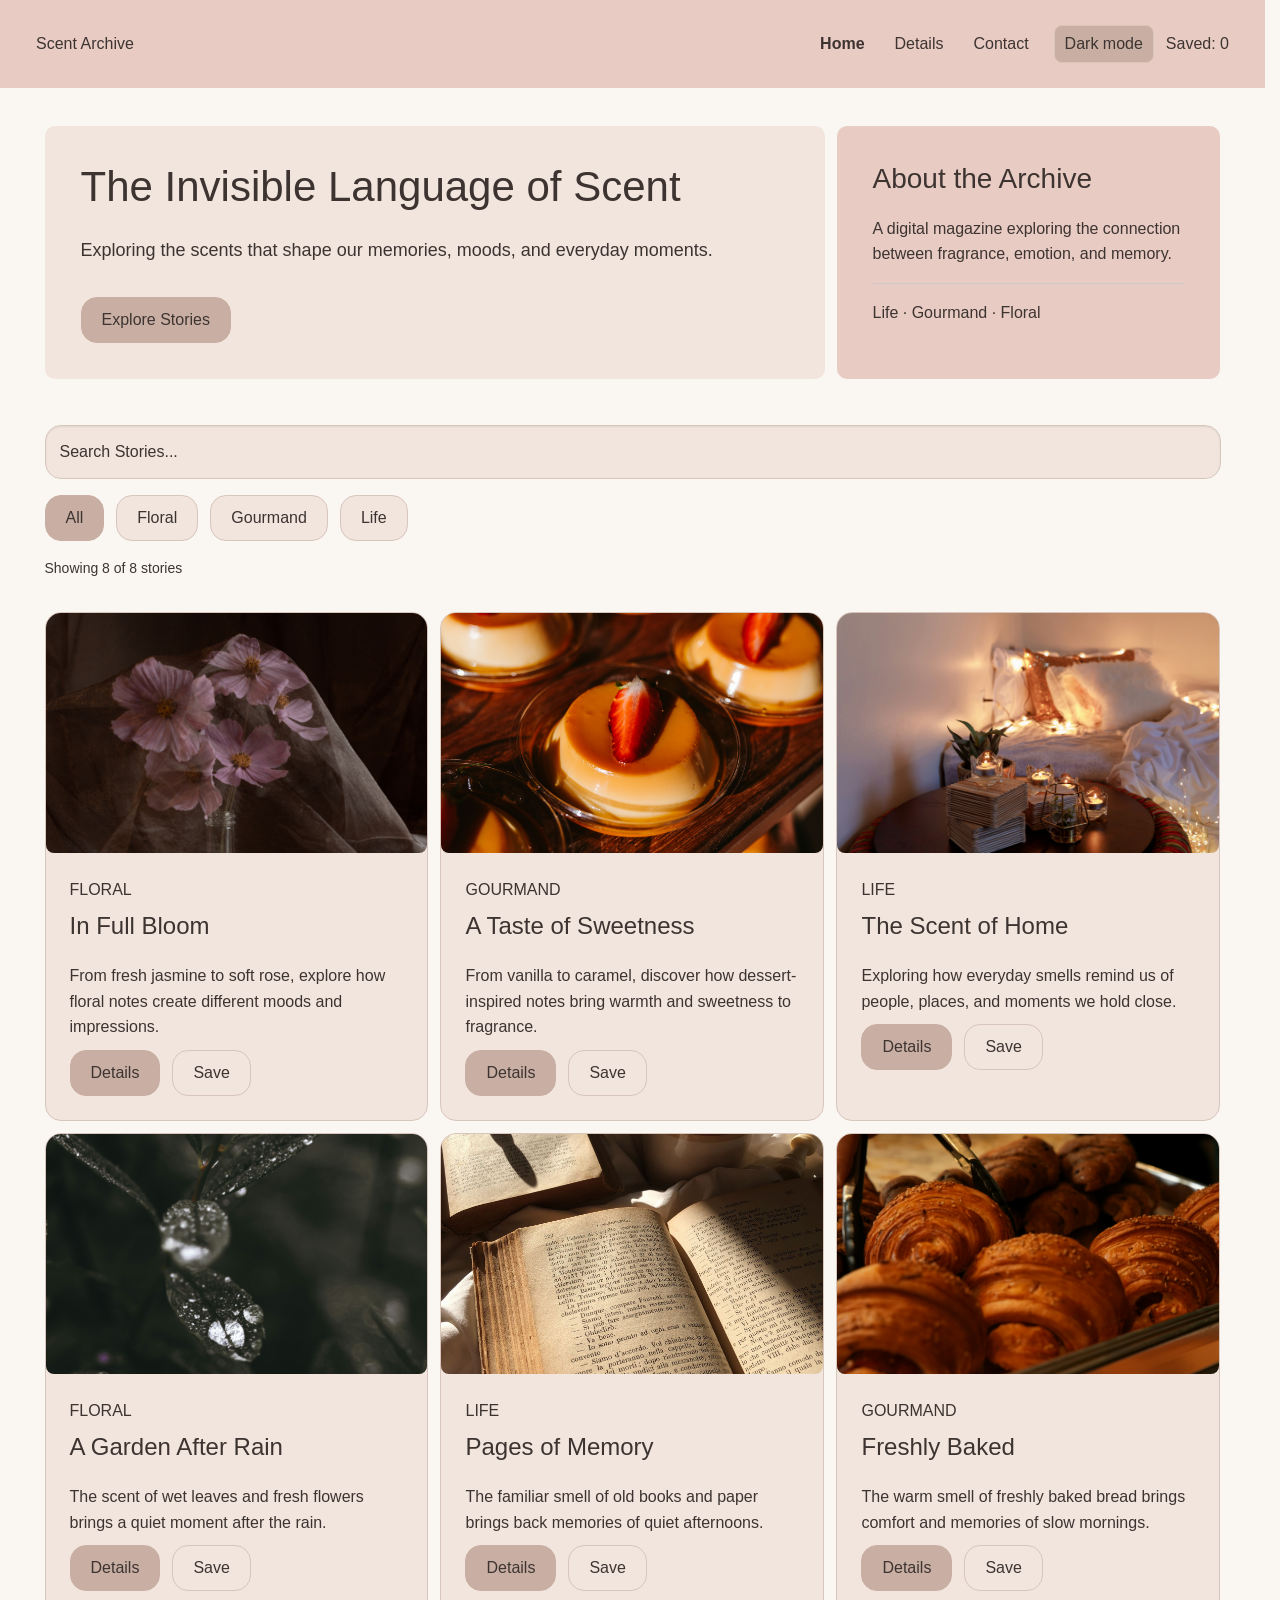
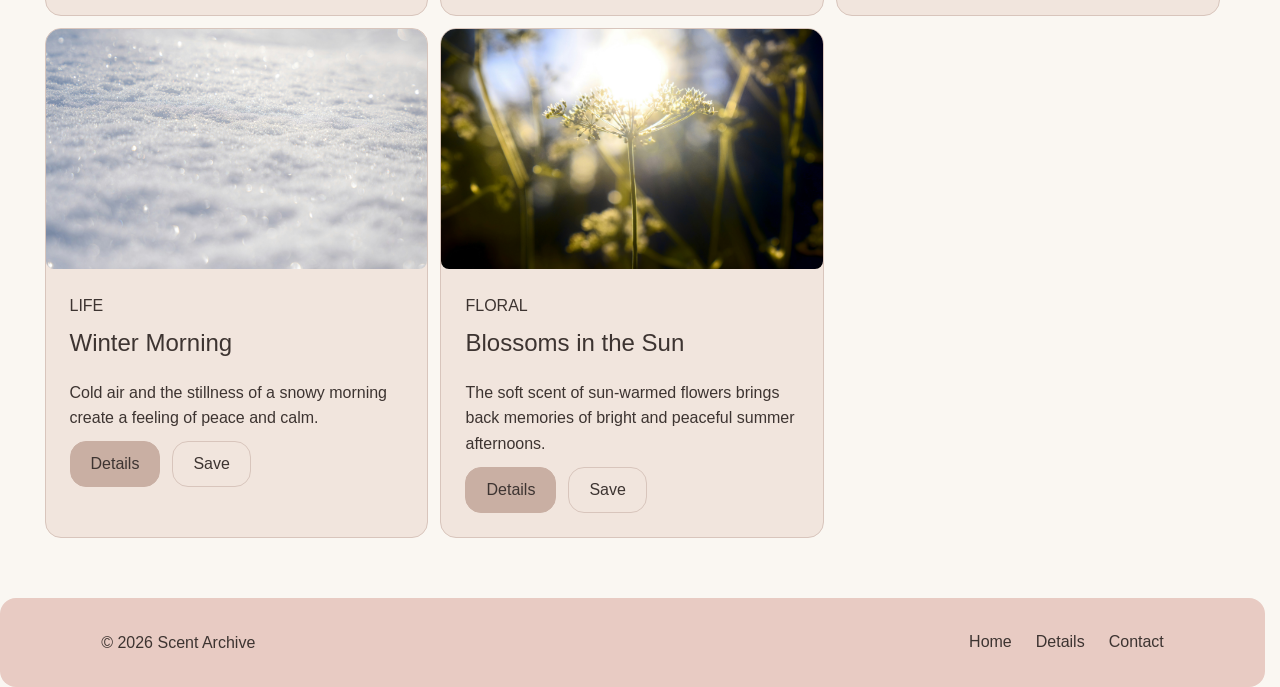
<file: index.html>
<!DOCTYPE html>
<html lang="en" data-bs-theme="light">
<head>
    <meta charset="UTF-8">
    <meta name="viewport" content="width=device-width, initial-scale=1.0">
    <title>Scent Archive Homepage</title>
    <link rel="stylesheet" href="css/bootstrap.min.css">
    <link rel="stylesheet" href="css/style.css">
</head>

<body>
    
    <header class="site-header">
        <nav class="navbar md:navbar-expand">
            <div class="container-fluid">
                <a class="navbar-brand" href="index.html">Scent Archive</a>

                <div class="nav-right">
                    <dialog class="drawer drawer-end" id="menu"
                        tabindex="-1" aria-labelledby="menuTitle">
                        <div class="drawer-header">
                            <h2 class="drawer-title" id="menuTitle">Menu</h2>
                            <button class="btn-close" type="button"
                                data-bs-dismiss="drawer" aria-label="Close menu"></button>
                        </div>

                        <div class="drawer-body">
                            <ul class="navbar-nav">
                                <li class="nav-item">
                                    <a class="nav-link active" aria-current="page" href="index.html">Home</a>
                                </li>
                                <li class="nav-item">
                                    <a class="nav-link" href="detail.html">Details</a>
                                </li>
                                <li class="nav-item">
                                    <a class="nav-link" href="contact.html">Contact</a>
                                </li>
                            </ul>
                        </div>
                    </dialog>

                    <button type="button" id="theme" aria-pressed="false">Dark mode</button>
                    <span id="saved" aria-live="polite">Saved: 0</span>

                    <button class="btn-icon navbar-toggler" type="button"
                        data-bs-toggle="drawer" data-bs-target="#menu"
                        aria-controls="menu" aria-expanded="false" aria-label="Open menu">
                        <span class="navbar-toggler-icon" aria-hidden="true"></span>
                    </button>
                </div>
            </div>
        </nav>
    </header>




    <main class="container">

        <section class="row g-4">
            <article class="col-12 md:col-8 hero-banner">
                <h1>The Invisible Language of Scent</h1>
                <p>Exploring the scents that shape our memories, moods, and everyday moments.</p>
                <a href="#stories" class="btn-primary">Explore Stories</a>
            </article>

            <aside class="col-12 md:col-4 hero-sidebar">
                <h2>About the Archive</h2>
                <p>A digital magazine exploring the connection 
                between fragrance, emotion, and memory.</p>
                <hr>
                <p> Life · Gourmand · Floral</p>
            </aside>
        </section>


        <section class="filters" aria-label="Story filters">
            <input type="search" id="search" class="form-control" placeholder="Search Stories..." aria-label="Search stories">
            <div class="categories">
                <button type="button" class="btn-solid theme-primary" data-category="All" aria-pressed="true">All</button>
                <button type="button" class="btn-subtle" data-category="Floral" aria-pressed="false">Floral</button>
                <button type="button" class="btn-subtle" data-category="Gourmand" aria-pressed="false">Gourmand</button>
                <button type="button" class="btn-subtle" data-category="Life" aria-pressed="false">Life</button>
            </div>
            <p id="count" role="status" aria-live="polite">Showing 8 of 8 stories</p>
        </section>
        
        <section id="stories" aria-label="Stories">
            <div class="row g-4" id="cards">
            </div>
            <p id="noResults" class="d-none" aria-live="polite">No results found.</p>
        </section>



    </main>
    
    <footer class="site-footer">
        <p>&copy; 2026 <a href="index.html">Scent Archive</a></p>
        <nav class="footer-links">
            <a href="index.html">Home</a>
            <a href="detail.html">Details</a>
            <a href="contact.html">Contact</a>
        </nav>
    </footer>
    
    <script type="module" src="js/bootstrap.bundle.min.js"></script>
    <script src="js/data.js"></script>
    <script src="js/main.js"></script>

</body>
</html>
</file>
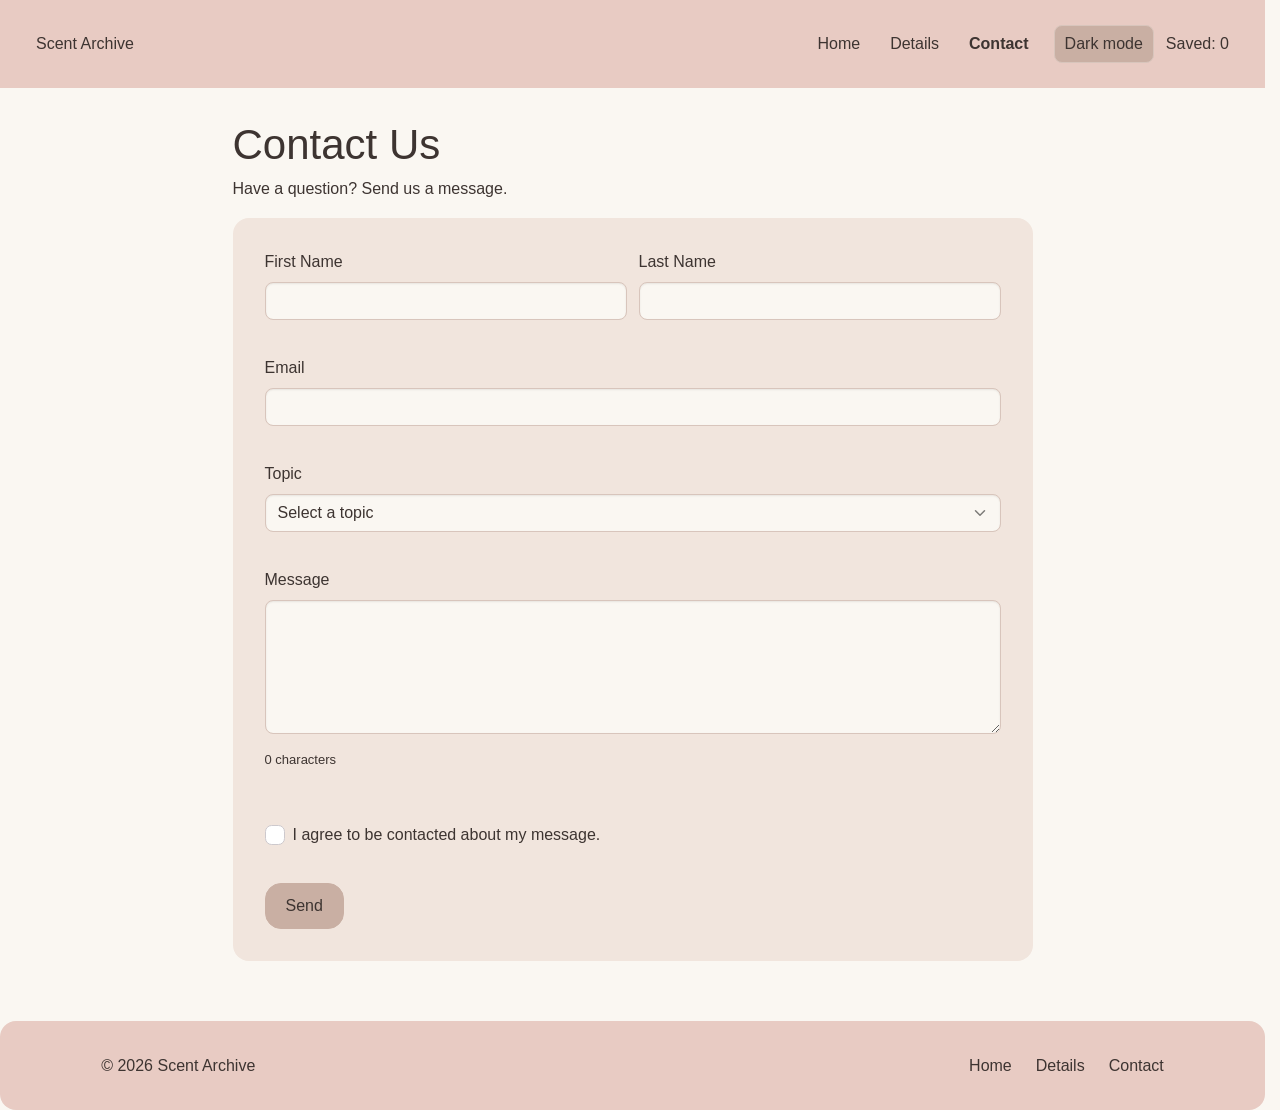
<file: contact.html>
<!DOCTYPE html>
<html lang="en" data-bs-theme="light">
<head>
    <meta charset="UTF-8">
    <meta name="viewport" content="width=device-width, initial-scale=1.0">
    <title>Contact | Scent Archive</title>
    <link rel="stylesheet" href="css/bootstrap.min.css">
    <link rel="stylesheet" href="css/style.css">
</head>
<body>
    
    <header class="site-header">
        <nav class="navbar md:navbar-expand">
            <div class="container-fluid">
                <a class="navbar-brand" href="index.html">Scent Archive</a>

                <div class="nav-right">
                    <dialog class="drawer drawer-end" id="menu"
                        tabindex="-1" aria-labelledby="menuTitle">
                        <div class="drawer-header">
                            <h2 class="drawer-title" id="menuTitle">Menu</h2>
                            <button class="btn-close" type="button"
                                data-bs-dismiss="drawer" aria-label="Close menu"></button>
                        </div>

                        <div class="drawer-body">
                            <ul class="navbar-nav">
                                <li class="nav-item">
                                    <a class="nav-link" href="index.html">Home</a>
                                </li>
                                <li class="nav-item">
                                    <a class="nav-link" href="detail.html">Details</a>
                                </li>
                                <li class="nav-item">
                                    <a class="nav-link active" aria-current="page" href="contact.html">Contact</a>
                                </li>
                            </ul>
                        </div>
                    </dialog>

                    <button type="button" id="theme" aria-pressed="false">Dark mode</button>
                    <span id="saved" aria-live="polite">Saved: 0</span>

                    <button class="btn-icon navbar-toggler" type="button"
                        data-bs-toggle="drawer" data-bs-target="#menu"
                        aria-controls="menu" aria-expanded="false" aria-label="Open menu">
                        <span class="navbar-toggler-icon" aria-hidden="true"></span>
                    </button>
                </div>
            </div>
        </nav>
    </header>

    <main class="container">
        <section class="contact">
            <h1>Contact Us</h1>
            <p>Have a question? Send us a message.</p>

            <form id="contactForm" novalidate>
                <div class="row g-4">

                    <div class="col-12 md:col-6">
                        <div class="form-field">
                            <label for="firstName" class="form-label">First Name</label>
                            <input type="text" id="firstName" class="form-control" 
                            required aria-describedby="firstNameFeedback">
                            <p class="error" id="firstNameFeedback"></p>
                        </div>
                    </div>

                    <div class="col-12 md:col-6">
                        <div class="form-field">
                            <label for="lastName" class="form-label">Last Name</label>
                            <input type="text" id="lastName" class="form-control" 
                            required aria-describedby="lastNameFeedback">
                            <p class="error" id="lastNameFeedback"></p>
                        </div>
                    </div>

                    <div class="col-12">
                        <div class="form-field">
                            <label for="email" class="form-label">Email</label>
                            <input type="email" id="email" class="form-control" 
                            required aria-describedby="emailFeedback">
                            <p class="error" id="emailFeedback"></p>
                        </div>
                    </div>

                    <div class="col-12">
                        <div class="form-field">
                            <label for="topic" class="form-label">Topic</label>
                            <select id="topic" class="form-control" required aria-describedby="topicFeedback">
                                <option value="">Select a topic</option>
                                <option value="question">General Question</option>
                                <option value="story">Share a Story</option>
                                <option value="feedback">Feedback</option>
                            </select>
                            <p class="error" id="topicFeedback"></p>
                        </div>
                    </div>

                    <div class="col-12">
                        <div class="form-field">
                            <label for="message" class="form-label">Message</label>
                            <textarea id="message" class="form-control" rows="5" 
                            required aria-describedby="messageFeedback"></textarea>
                            <p id="charCount" aria-live="polite">0 characters</p>
                            <p class="error" id="messageFeedback"></p>
                        </div>
                    </div>

                    <div class="col-12">
                        <div class="form-field">
                            <input type="checkbox" id="consent" class="check" 
                            required aria-describedby="consentFeedback">
                            <label for="consent">I agree to be contacted about my message.</label>
                            <p class="error" id="consentFeedback"></p>
                        </div>
                    </div>

                    <div class="col-12">
                        <button type="submit" class="btn-solid theme-primary">Send</button>
                    </div>

                </div>
            </form>
            <p id="confirmation" class="d-none" role="status" aria-live="polite"></p>
        </section>
    </main>

    <footer class="site-footer">
        <p>&copy; 2026 <a href="index.html">Scent Archive</a></p>
        <nav class="footer-links">
            <a href="index.html">Home</a>
            <a href="detail.html">Details</a>
            <a href="contact.html">Contact</a>
        </nav>
    </footer>

    <script type="module" src="js/bootstrap.bundle.min.js"></script>
    <script src="js/data.js"></script>
    <script src="js/main.js"></script>

</body>
</html>
</file>
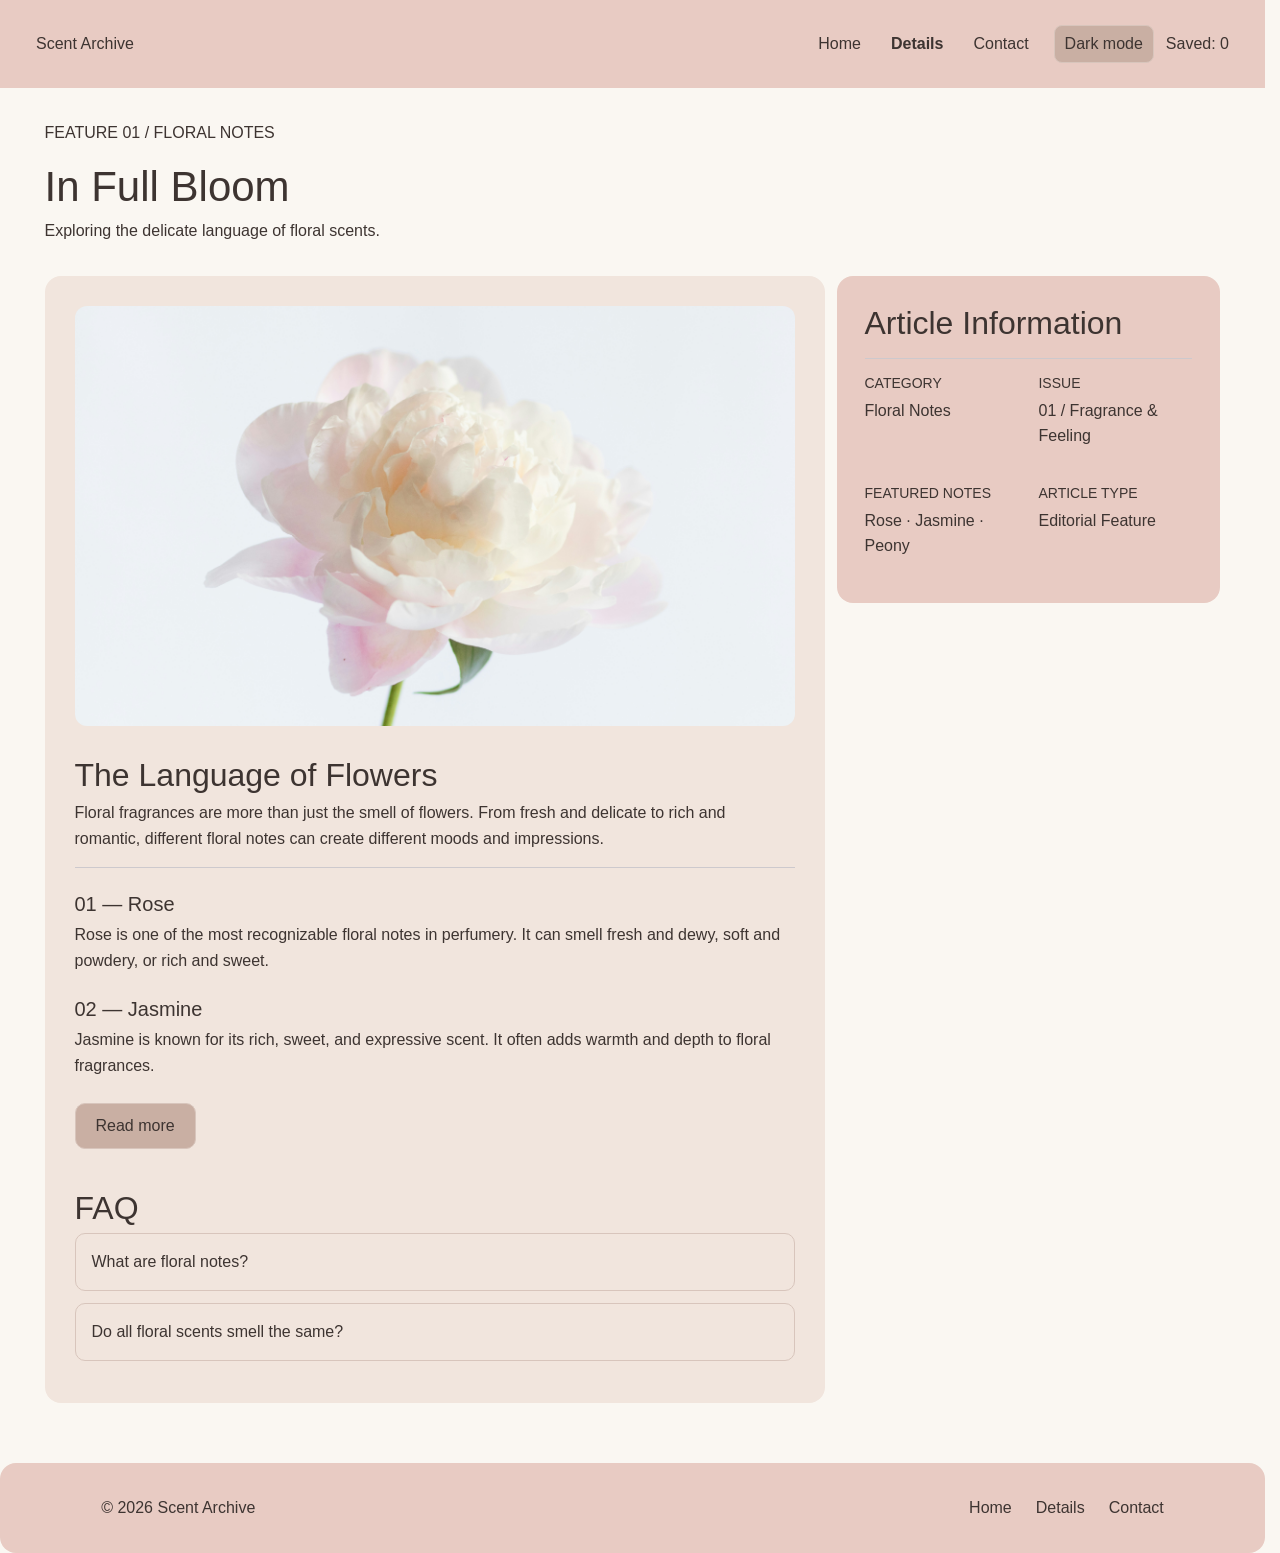
<file: detail.html>
<!DOCTYPE html>
<html lang="en" data-bs-theme="light">
<head>
    <meta charset="UTF-8">
    <meta name="viewport" content="width=device-width, initial-scale=1.0">
    <title>In Full Bloom Detail</title>
    <link rel="stylesheet" href="css/bootstrap.min.css">
    <link rel="stylesheet" href="css/style.css">
</head>
<body>
    
    <header class="site-header">
        <nav class="navbar md:navbar-expand">
            <div class="container-fluid">
                <a class="navbar-brand" href="index.html">Scent Archive</a>

                <div class="nav-right">
                    <dialog class="drawer drawer-end" id="menu"
                        tabindex="-1" aria-labelledby="menuTitle">
                        <div class="drawer-header">
                            <h2 class="drawer-title" id="menuTitle">Menu</h2>
                            <button class="btn-close" type="button"
                                data-bs-dismiss="drawer" aria-label="Close menu"></button>
                        </div>

                        <div class="drawer-body">
                            <ul class="navbar-nav">
                                <li class="nav-item">
                                    <a class="nav-link" href="index.html">Home</a>
                                </li>
                                <li class="nav-item">
                                    <a class="nav-link active" aria-current="page" href="detail.html">Details</a>
                                </li>
                                <li class="nav-item">
                                    <a class="nav-link" href="contact.html">Contact</a>
                                </li>
                            </ul>
                        </div>
                    </dialog>

                    <button type="button" id="theme" aria-pressed="false">Dark mode</button>
                    <span id="saved" aria-live="polite">Saved: 0</span>

                    <button class="btn-icon navbar-toggler" type="button"
                        data-bs-toggle="drawer" data-bs-target="#menu"
                        aria-controls="menu" aria-expanded="false" aria-label="Open menu">
                        <span class="navbar-toggler-icon" aria-hidden="true"></span>
                    </button>
                </div>
            </div>
        </nav>
    </header>


    <main class="container">

        <section class="article-header">
            <p class="article-category">FEATURE 01 / FLORAL NOTES</p>
            <h1>In Full Bloom</h1>
            <p>Exploring the delicate language of floral scents.</p>
        </section>

        <section class="row g-4">
            <div class="col-12 md:col-8">
                <article class="article-content">
                    <img src="images/peony.jpg" alt="A pale peony flower" class="article-img">

                    <h2>The Language of Flowers</h2>
                    <p>Floral fragrances are more than just the smell of flowers.
                        From fresh and delicate to rich and romantic, different floral notes can create different moods and impressions.</p>
                    <hr>

                    <section class="flower-note">
                        <h3>01 — Rose</h3>
                        <p>Rose is one of the most recognizable floral notes in perfumery.
                            It can smell fresh and dewy, soft and powdery, or rich and sweet.</p>
                    </section>

                    <section class="flower-note">
                        <h3>02 — Jasmine</h3>
                        <p>Jasmine is known for its rich, sweet, and expressive scent.
                            It often adds warmth and depth to floral fragrances.</p>
                    </section>

                    <button type="button" id="read" aria-expanded="false" aria-controls="more"> Read more</button>

                    <div id="more" class="d-none">
                        <section class="flower-note">
                            <h3>03 — Peony</h3>
                            <p>Peony is often represented as a light, fresh, and airy floral accord.
                                It brings a soft and delicate feeling to modern perfumes.</p>
                        </section>
                    </div>

                    <section class="faq">
                        <h2>FAQ</h2>
                        <details class="accordion-item">
                            <summary class="accordion-header">What are floral notes? </summary>
                            <div class="accordion-body">
                                <p>Floral notes are scents that resemble flowers, such as rose, jasmine, and peony.</p>
                            </div>
                        </details>

                        <details class="accordion-item">
                            <summary class="accordion-header">Do all floral scents smell the same? </summary>
                            <div class="accordion-body">
                                <p>No. Some floral scents are fresh and light, while others are rich and sweet.</p>
                            </div>
                        </details>
                    </section>
                </article>
            </div>

            <div class="col-12 md:col-4">
                <aside class="article-sidebar">
                    <h2>Article Information</h2>
                    <hr>
                    <div class="info-grid">
                        <div>
                            <h3>CATEGORY</h3>
                            <p>Floral Notes</p>
                        </div>

                        <div>
                            <h3>ISSUE</h3>
                            <p>01 / Fragrance &amp; Feeling</p>
                        </div>

                        <div>
                            <h3>FEATURED NOTES</h3>
                            <p>Rose · Jasmine · Peony</p>
                        </div>

                        <div>
                            <h3>ARTICLE TYPE</h3>
                            <p>Editorial Feature</p>
                        </div>
                    </div>
                </aside>
            </div>

        </section>
    </main>

    <footer class="site-footer">
        <p>&copy; 2026 <a href="index.html">Scent Archive</a></p>
        <nav class="footer-links">
            <a href="index.html">Home</a>
            <a href="detail.html">Details</a>
            <a href="contact.html">Contact</a>
        </nav>
    </footer>

    <script type="module" src="js/bootstrap.bundle.min.js"></script>
    <script src="js/data.js"></script>
    <script src="js/main.js"></script>


</body>
</html>
</file>
<file: css/style.css>
/* Colors */
:root {
    --bg: #faf7f2;
    --text: #3d3431;
    --pink: #e8cbc3;
    --cream: #f1e5dd;
    --brown: #c9afa3;
    --border: #d8c5bc;
    --bs-primary-base: #c9afa3;
    --space: 24px;
    --radius: 16px;
}

[data-bs-theme="dark"] {
    --bg: #211e1d;
    --text: #f3e9e4;
    --pink: #493934;
    --cream: #38302d;
    --brown: #70574e;
    --border: #65554e;
}


/* General */
body {
    margin: 0;
    background-color: var(--bg);
    color: var(--text);
    font-family: Arial, sans-serif;
}

main.container {
    max-width: 1200px;
    padding-top: 32px;
    padding-bottom: 60px;
}

h1, h2, h3, p {
    color: var(--text);
}

p {
    line-height: 1.6;
}

img {
    max-width: 100%;
}


/* Navbar */
.site-header {
    background-color: var(--pink);
    padding: 16px 24px;
}

.site-header .navbar {
    background-color: var(--pink);
}

.site-header .container-fluid {
    display: flex;
    align-items: center;
    gap: 8px;
}

.navbar-brand {
    color: var(--text);
    margin-right: 0;
}

.nav-right {
    display: flex;
    align-items: center;
    gap: 12px;
    margin-left: auto;
}

.nav-link,
.nav-link.active {
    color: var(--text);
}

.nav-link.active {
    font-weight: bold;
}

#theme {
    padding: 6px 10px;
    background-color: var(--brown);
    color: var(--text);
    border: 1px solid var(--border);
    border-radius: 8px;
    cursor: pointer;
}

#saved {
    color: var(--text);
    white-space: nowrap;
}

.navbar-toggler {
    padding: 4px;
    margin-left: 0;
}

.drawer,
.drawer-title {
    color: var(--text);
}

.drawer-header,
.drawer-body {
    background-color: var(--bg);
}


/* Buttons */
.btn-primary,
.btn-solid.theme-primary {
    display: inline-block;
    padding: 10px 20px;
    background-color: var(--brown);
    color: var(--text);
    border: 1px solid var(--brown);
    border-radius: var(--radius);
    text-decoration: none;
}

.btn-subtle {
    padding: 10px 20px;
    background-color: var(--cream);
    color: var(--text);
    border: 1px solid var(--border);
    border-radius: var(--radius);
}


/* Hero */
.hero-banner,
.hero-sidebar {
    padding: 36px;
    border-radius: var(--radius);
}

.hero-banner {
    background-color: var(--cream);
    border: 6px solid var(--bg);
}

.hero-sidebar {
    background-color: var(--pink);
    border: 6px solid var(--bg);
}

.hero-banner h1 {
    font-size: 42px;
    margin-bottom: 24px;
}

.hero-banner p {
    font-size: 18px;
    margin-bottom: 32px;
}

.hero-sidebar h2 {
    font-size: 28px;
    margin-bottom: 20px;
}


/* Search and Categories */
.filters {
    margin-top: 40px;
    margin-bottom: 32px;
}

#search {
    padding: 14px;
    margin-bottom: 16px;
    border: 1px solid var(--border);
    border-radius: var(--radius);
    background-color: var(--cream);
    color: var(--text);
}

#search::placeholder {
    color: var(--text);
}

.categories {
    display: flex;
    flex-wrap: wrap;
    gap: 12px;
    margin-bottom: 16px;
}

#count {
    font-size: 14px;
}


/* Story Cards */
.card {
    height: 100%;
    background-color: var(--cream);
    border: 1px solid var(--border);
    border-radius: var(--radius);
    overflow: hidden;
    padding: 0;
}

.card-img {
    display: block;
    width: 100%;
    height: 240px;
    object-fit: cover;
    outline: none;
}

.card-body {
    padding: var(--space);
}

.card-title {
    font-size: 24px;
    margin-bottom: 12px;
}

.card-buttons {
    display: flex;
    align-items: center;
    gap: 12px;
}

.card-buttons a,
.card-buttons button {
    width: auto;
    white-space: nowrap;
}

#noResults {
    text-align: center;
    margin-top: 24px;
}

.card-body > p:first-child {
    text-transform: uppercase;
}

/* Detail Page */
.article-header {
    margin-bottom: 32px;
}

.article-header h1 {
    font-size: 42px;
}

.article-content {
    background-color: var(--cream);
    padding: 30px;
    border-radius: 16px;
}

.article-img {
    width: 100%;
    max-height: 420px;
    object-fit: cover;
    border-radius: 12px;
    margin-bottom: 30px;
}

.flower-note {
    margin: 24px 0;
}

.flower-note h3 {
    font-size: 20px;
}

.article-sidebar {
    background-color: var(--pink);
    padding: 28px;
    border-radius: 16px;
}

.article-sidebar h3 {
    font-size: 14px;
}

.info-grid {
    display: grid;
    grid-template-columns: 1fr 1fr;
    gap: 20px;
}

#read {
    padding: 10px 20px;
    background-color: var(--brown);
    color: var(--text);
    border: 1px solid var(--border);
    border-radius: 10px;
    cursor: pointer;
}

.faq {
    margin-top: 40px;
}

.accordion-item {
    padding: 16px;
    margin-bottom: 12px;
    background-color: var(--cream);
    border: 1px solid var(--border);
    border-radius: 10px;
}

.accordion-header {
    cursor: pointer;
    color: var(--text);
}

.accordion-body {
    padding-top: 12px;
}


/* Contact Page */
.contact {
    max-width: 800px;
    margin: 0 auto;
}

.contact h1 {
    font-size: 42px;
}

#contactForm {
    background-color: var(--cream);
    padding: 32px;
    border-radius: 16px;
}

.form-label {
    color: var(--text);
}

.form-control {
    background-color: var(--bg);
    color: var(--text);
    border: 1px solid var(--border);
    border-radius: 8px;
}

.form-control:focus {
    background-color: var(--bg);
    color: var(--text);
}

#charCount {
    font-size: 13px;
    margin-top: 8px;
}

.error {
    color: #b83a3a;
    font-size: 14px;
}

[data-bs-theme="dark"] .error {
    color: #ff9999;
}

#confirmation {
    margin-top: 24px;
    padding: 16px;
    background-color: var(--pink);
    border-radius: 10px;
}


/* Footer */
.site-footer {
    display: flex;
    align-items: center;
    justify-content: space-between;
    padding: 32px 8%;
    background-color: var(--pink);
    border-radius: 16px;
}

.site-footer p {
    margin: 0;
}

.site-footer a {
    color: var(--text);
    text-decoration: none;
}

.footer-links {
    display: flex;
    gap: 24px;
}

.footer-links a {
    color: var(--text);
    text-decoration: none;
}

/* Mobile */
@media (max-width: 767px) {
    .site-header {
        padding: 12px;
    }

    .site-header .container-fluid {
        gap: 8px;
    }

    .navbar-brand {
        font-size: 18px;
    }

    #theme {
        padding: 6px;
        font-size: 12px;
    }

    #saved {
        font-size: 12px;
    }

    main.container {
        padding-top: 20px;
        padding-bottom: 40px;
    }

    .hero-banner,
    .hero-sidebar {
        padding: 24px;
    }

    .hero-banner h1 {
        font-size: 32px;
    }

    .hero-sidebar h2 {
        font-size: 24px;
    }

    .card-img {
        height: 220px;
    }

    .article-header h1,
    .contact h1 {
        font-size: 32px;
    }

    .article-content,
    .article-sidebar,
    #contactForm {
        padding: 20px;
    }

    .info-grid {
        grid-template-columns: 1fr;
    }
}
</file>
